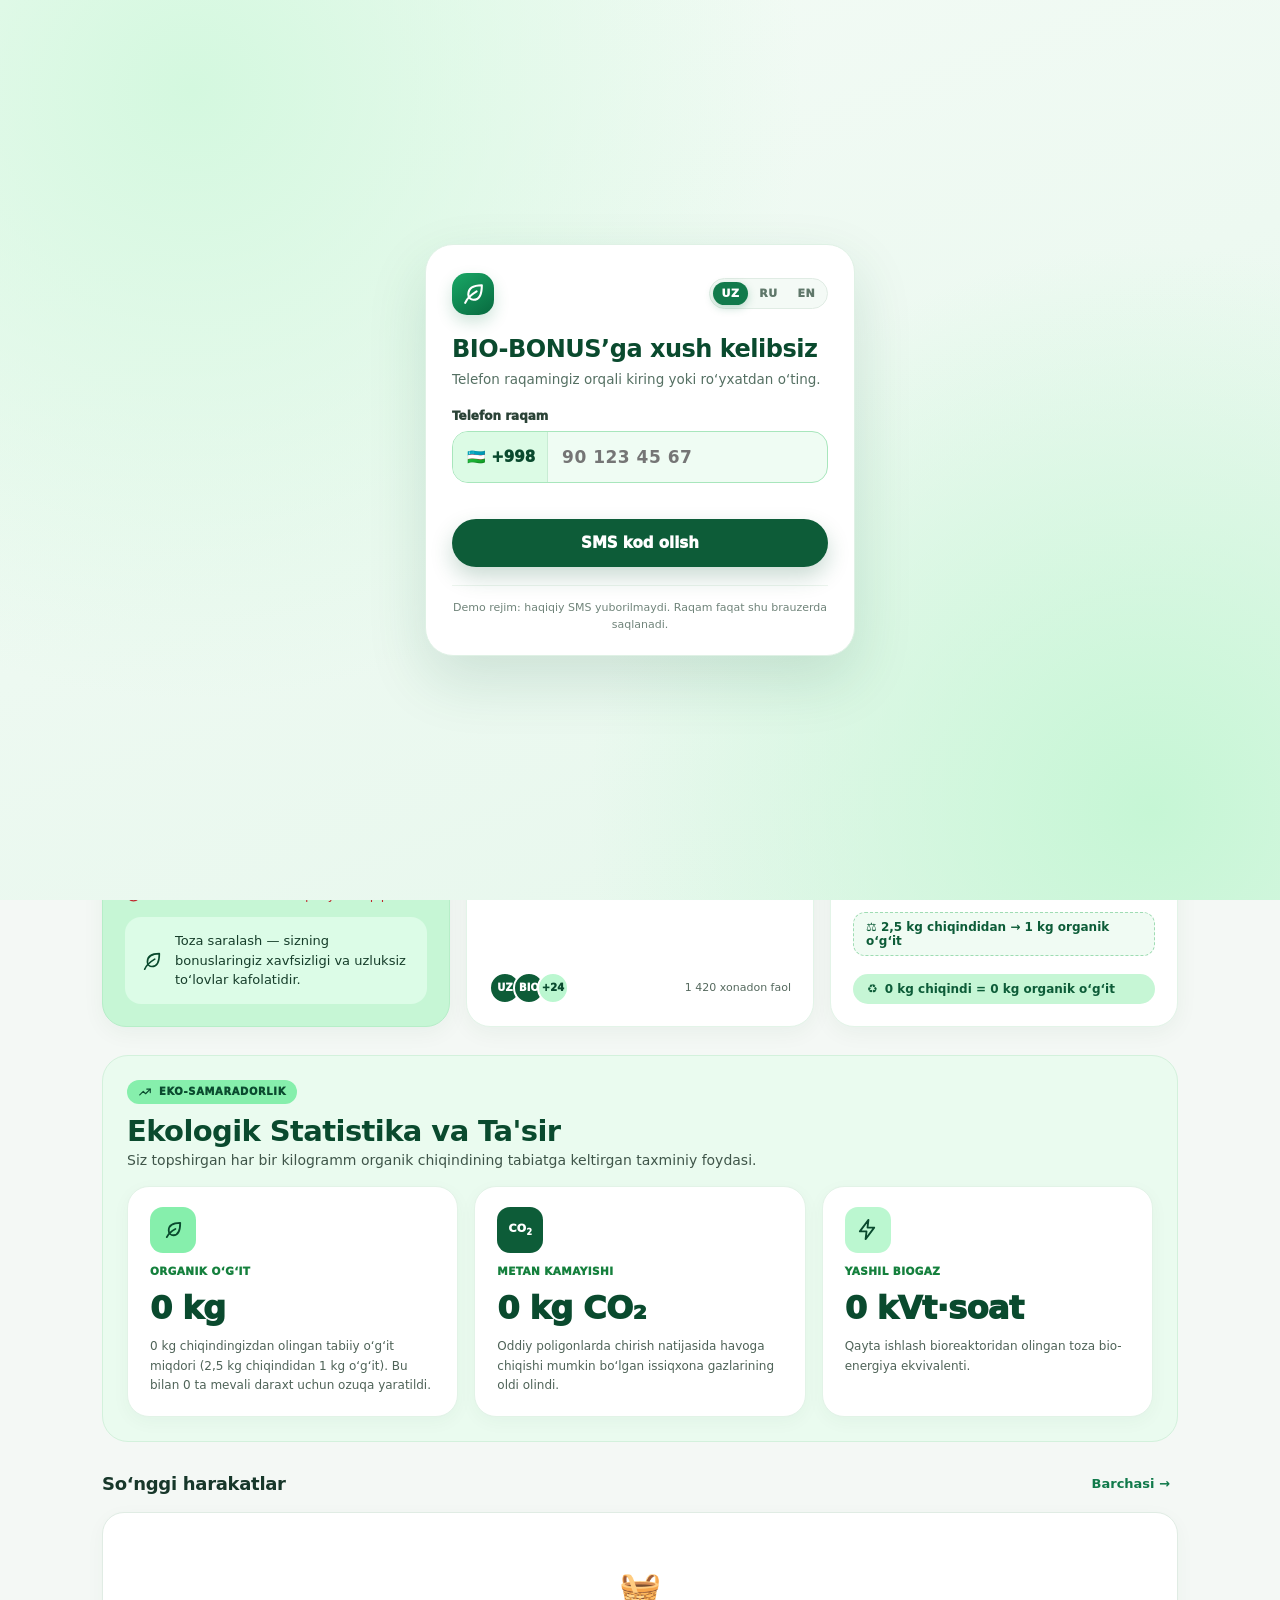
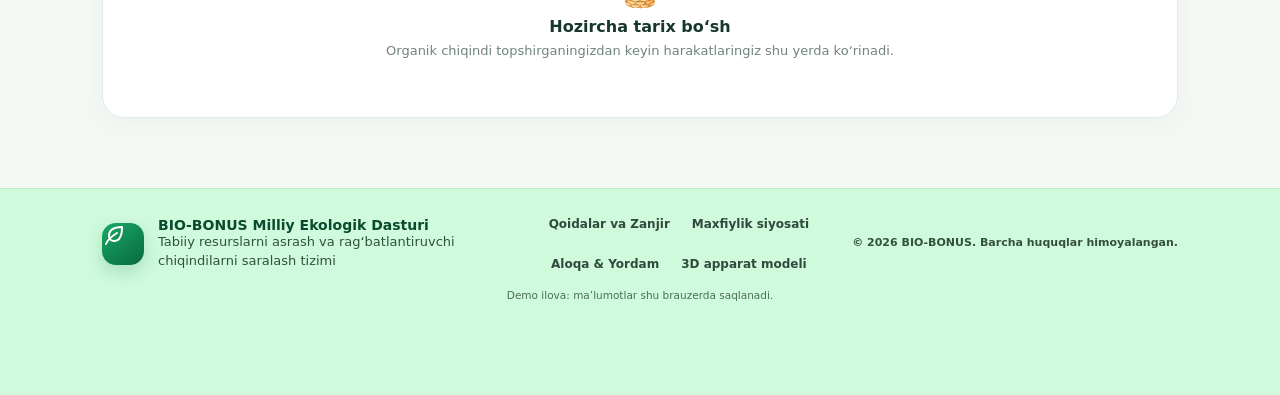
<file: BIO-BONUS-PWA/index.html>
<!doctype html>
<html lang="uz">
<head>
<meta charset="utf-8"/>
<meta content="width=device-width, initial-scale=1, viewport-fit=cover" name="viewport"/>
<meta content="#117a4b" name="theme-color"/>
<meta content="BIO-BONUS — chiqindini topshir, tabiatni asra, bonus ol." name="description"/>
<meta content="yes" name="apple-mobile-web-app-capable"/>
<meta content="default" name="apple-mobile-web-app-status-bar-style"/>
<meta content="BIO-BONUS" name="apple-mobile-web-app-title"/>
<link href="./manifest.webmanifest" rel="manifest"/>
<link href="./icons/icon.svg" rel="icon" type="image/svg+xml"/>
<link href="./icons/icon-192.png" rel="apple-touch-icon"/>
<title>BIO-BONUS — ekologik bonus ilovasi</title>
<link href="./styles.css" rel="stylesheet"/>
</head>
<body>
<div class="app">
<header class="topbar">
<div class="topbar-inner">
<button aria-label="Bosh sahifa" data-i18n-aria="nav.home.tip" class="brand" data-page="home" type="button">
<span class="brand-mark"><svg fill="none" stroke="currentColor" stroke-linecap="round" stroke-linejoin="round" stroke-width="2" viewBox="0 0 24 24"><path d="M20 4c-8 0-13 3-13 9a5 5 0 0 0 5 5c6 0 8-7 8-14Z"></path><path d="M4 21c2-5 6-8 11-11"></path></svg></span>
<span><span class="brand-name">BIO-BONUS</span><span class="brand-sub" data-i18n="brand.sub">Tabiatga foyda, sizga bonus</span></span>
</button>
<div class="top-actions">
<span class="pill" data-i18n="top.rate">♻️ 1 kg = 200 so‘m</span>
<div aria-label="Til / Язык / Language" class="lang-switch" role="group">
<button aria-pressed="true" class="lang-btn active" data-lang="uz" type="button">UZ</button>
<button aria-pressed="false" class="lang-btn" data-lang="ru" type="button">RU</button>
<button aria-pressed="false" class="lang-btn" data-lang="en" type="button">EN</button>
</div>
<button aria-label="BIO-BONUS ilovasini o‘rnatish" data-i18n-aria="top.installAria" class="install-button" id="installAppBtn" title="Ilovani qurilmaga o‘rnatish" data-i18n-title="top.installTitle" type="button" data-i18n="top.install">⬇️ Ilovani o‘rnatish</button>
<button aria-label="Profil" data-i18n-aria="top.profile" class="avatar" data-page="account" id="avatarBtn" type="button">D</button>
</div>
</div>
</header>

<main class="main">
<!-- ============ BOSH SAHIFA ============ -->
<section class="screen active" id="screen-home">
<div class="welcome"><div><div class="eyebrow" data-i18n="home.eyebrow">Yashil hayot shu yerdan boshlanadi</div><h1><span data-i18n="home.hello">Assalomu alaykum</span>, <span id="helloName">Do‘st</span>! 🌿</h1><p data-i18n="home.slogan">«Chiqindini topshir — tabiatni asra, bonusni ol!» 🌱</p></div><div class="date-chip" id="todayLabel"></div></div>
<div class="hero">
<div class="hero-content">
<div class="hero-label" data-i18n="home.balanceLabel">Mening bonus balansim</div>
<div class="balance"><span id="balanceValue">0</span> <small data-i18n="cur">so‘m</small></div>
<div class="hero-note" data-i18n="home.rateNote">Har 1 kg tasdiqlangan toza organik chiqindi uchun 200 so‘m</div>
<div class="hero-buttons"><button class="btn btn-primary" id="openKiosk" type="button" data-i18n="home.kioskBtn">♻️ Avtomat ID orqali bonus olish</button><button class="btn btn-light" data-page="shop" type="button" data-i18n="home.shopBtn">Bonus do‘koni ↗</button></div>
<div class="hero-buttons" style="margin-top:10px"><button class="btn btn-light" id="openWithdraw" type="button" data-i18n="home.withdrawBtn">💳 Kartaga chiqarish</button><span class="lock-inline-hint" id="withdrawLockHint" hidden data-i18n="home.withdrawLock">Blok muddati tugaguncha kartaga chiqarish yopiq.</span></div>
</div>
<div class="hero-side"><div class="leaf">🌱</div><strong data-i18n="home.sideTitle">Har bir kilogramm muhim!</strong><span data-i18n="home.sideText">Chiqindini saralang, shaxsiy 8 xonali ID orqali bonusingizni hisobingizga o‘tkazing.</span></div>
</div>
<div class="notice warning-status" id="accountRestrictionNotice" hidden></div>
<div class="stats">
<div class="stat-card"><div class="stat-icon">♻️</div><div><strong id="totalKg">0 kg</strong><span data-i18n="stat.kg">Topshirilgan chiqindi</span></div></div>
<div class="stat-card"><div class="stat-icon">🎁</div><div><strong id="earnedValue">0</strong><span data-i18n="stat.earned">Jami ishlangan so‘m</span></div></div>
<div class="stat-card"><div class="stat-icon">📦</div><div><strong id="depositCount">0</strong><span data-i18n="stat.count">Topshirishlar soni</span></div></div>
</div>

<div class="section-head"><h2 data-i18n="home.goalTitle">Ekologik maqsadimiz</h2><button class="text-btn" data-page="eco" type="button" data-i18n="home.more">Batafsil →</button></div>
<div class="goal-grid">
<article class="goal-card goal-tariff">
<span class="goal-badge" data-i18n="tariff.badge">RASMIY TARIF</span>
<h3 class="goal-rate" data-i18n="tariff.rate">1 kg = 200 so‘m</h3>
<p class="goal-lead" data-i18n="tariff.text">Faqatgina chiriydigan toza organik chiqindilar (oshxona meva-sabzavot qoldiqlari, ozuqa qoldiqlari) uchun to‘lanadi.</p>
<ul class="rule-list">
<li class="ok"><svg aria-hidden="true" viewBox="0 0 24 24"><circle cx="12" cy="12" r="9"></circle><path d="m8 12 3 3 5-6"></path></svg><span data-i18n="tariff.ok1">Meva va sabzavot po‘choqlari</span></li>
<li class="ok"><svg aria-hidden="true" viewBox="0 0 24 24"><circle cx="12" cy="12" r="9"></circle><path d="m8 12 3 3 5-6"></path></svg><span data-i18n="tariff.ok2">Non va o‘simlik asosli oziq-ovqat</span></li>
<li class="no"><svg aria-hidden="true" viewBox="0 0 24 24"><circle cx="12" cy="12" r="9"></circle><path d="m9 9 6 6M15 9l-6 6"></path></svg><span data-i18n="tariff.no">Polietilen, shisha, metall qat’iyan taqiqlanadi</span></li>
</ul>
<div class="goal-note"><svg aria-hidden="true" viewBox="0 0 24 24"><path d="M20 4c-8 0-13 3-13 9a5 5 0 0 0 5 5c6 0 8-7 8-14Z"></path><path d="M4 21c2-5 6-8 11-11"></path></svg><span data-i18n="tariff.note">Toza saralash — sizning bonuslaringiz xavfsizligi va uzluksiz to‘lovlar kafolatidir.</span></div>
</article>
<article class="goal-card">
<div class="goal-icon"><svg aria-hidden="true" viewBox="0 0 24 24"><path d="M3 21h18"></path><path d="M5 21V10l6-4v15"></path><path d="M11 21V4h8v17"></path><path d="M14 8h2M14 12h2M14 16h2M7.5 13h1M7.5 17h1"></path></svg></div>
<div class="goal-tag" data-i18n="goal1.tag">TABIIY MUHIT</div>
<h3 data-i18n="goal1.title">Toza mahalla dasturi</h3>
<p data-i18n="goal1.text">Chiqindilarni manbada saralash orqali mahallamizdagi noxush hidlar va noqonuniy chiqindixonalar paydo bo‘lishining oldi olinadi.</p>
<div class="goal-foot"><div class="avatar-stack"><span>UZ</span><span>BIO</span><span class="more">+24</span></div><small data-i18n="goal1.homes">1 420 xonadon faol</small></div>
</article>
<article class="goal-card">
<div class="goal-icon bright"><svg aria-hidden="true" viewBox="0 0 24 24"><path d="M19 5c-7 0-12 2.5-12 8a5 5 0 0 0 5 5c5.5 0 7-6 7-13Z"></path><path d="m13 9-2.5 3.5H14L11.5 16"></path></svg></div>
<div class="goal-tag" data-i18n="goal2.tag">AYLANMA IQTISODIYOT</div>
<h3 data-i18n="goal2.title">Kompost va Biogaz</h3>
<p data-i18n="goal2.text">Siz topshirgan organik moddalar maxsus bio-reaktorlarda qayta ishlanib, qishloq xo‘jaligi uchun kompost hamda toza energiya beradi.</p>
<div class="ratio-chip" data-i18n="goal2.ratio">⚖️ 2,5 kg chiqindidan → 1 kg organik o‘g‘it</div>
<div class="goal-foot"><span class="compost-pill">♻️ <span id="compostPill">0 kg chiqindi = 0 kg organik kompost</span></span></div>
</article>
</div>

<div class="eco-impact">
<span class="eco-pill"><svg aria-hidden="true" viewBox="0 0 24 24"><path d="m3 17 6-6 4 4 8-8"></path><path d="M15 7h6v6"></path></svg><span data-i18n="eco.pill">EKO-SAMARADORLIK</span></span>
<h2 data-i18n="eco.title">Ekologik Statistika va Ta'sir</h2>
<p class="eco-sub" data-i18n="eco.sub">Siz topshirgan har bir kilogramm organik chiqindining tabiatga keltirgan taxminiy foydasi.</p>
<div class="eco-impact-grid"></div>
</div>

<div class="section-head"><h2 data-i18n="home.recentTitle">So‘nggi harakatlar</h2><button class="text-btn" data-page="history" type="button" data-i18n="home.all">Barchasi →</button></div>
<div class="card" id="homeRecent"></div>
</section>

<!-- ============ TARIX ============ -->
<section class="screen" id="screen-history">
<div class="page-title"><div class="page-head-top"><button class="back-btn" data-back="" type="button" data-i18n="common.back">← Ortga qaytish</button></div><div class="eyebrow" data-i18n="history.eyebrow">Faolligingiz</div><h1 data-i18n="history.title">Chiqindi tarixi</h1><p data-i18n="history.sub">Topshirgan chiqindilaringiz, mukofotlar va kartaga chiqarish so‘rovlari.</p></div>
<div class="card"><div class="history-list" id="historyList"></div></div>
</section>

<!-- ============ OGOHLANTIRISHLAR ============ -->
<section class="screen" id="screen-warnings">
<div class="page-title"><div class="page-head-top"><button class="back-btn" data-back="" type="button" data-i18n="common.back">← Ortga qaytish</button></div><div class="eyebrow" data-i18n="warn.eyebrow">Akkauntingiz xavfsizligi</div><h1><span data-i18n="warn.h1">Ogohlantirishlarim</span> <span class="warning-title-count" id="warningTotalCount">0</span></h1><p data-i18n="warn.sub">Avtomat begona yoki chirib ketmaydigan materialni aniqlasa, ogohlantirish shu yerga yuboriladi.</p></div>
<div class="restriction-card" id="warningBlockStatus"></div>
<div class="card warning-card"><div class="section-head" style="margin:0 0 12px"><h2 data-i18n="warn.listTitle">Ogohlantirishlar tarixi</h2><button class="text-btn" id="markWarningsRead" type="button" data-i18n="warn.markRead">O‘qilgan deb belgilash</button></div><div class="warnings-list" id="warningsList"></div></div>
<div class="notice info"><strong data-i18n="warn.rulesTitle">Bloklash tartibi</strong><span data-i18n="warn.rulesText">1) Begona chiqindi birinchi marta aniqlansa — faqat ogohlantirish beriladi.<br/>2) Ogohlantirishdan keyingi topshirishda ham (oraliqda toza chiqindi topshirilmagan bo‘lsa) begona chiqindi aniqlansa — bonus olish bloklanadi: birinchi blok 3 kun, keyingi bloklar 7 kun.<br/>3) Ogohlantirishdan keyin toza organik chiqindi topshirsangiz, holat tiklanadi: keyinroq tasodifan begona narsa o‘tib ketsa, yana faqat ogohlantirish beriladi.<br/>4) Blok tugagach ham holat yangidan boshlanadi.<br/>Blok paytida balansingiz saqlanadi, lekin bonus do‘koni va kartaga chiqarish yopiq bo‘ladi. Toza chiqindi qabul qilinadi, ammo blok davrida yangi bonus qo‘shilmaydi.</span></div>
<div class="card demo-test-card"><details><summary data-i18n="demo.summary">Avtomat tekshiruvini sinash (faqat demo)</summary><p class="muted" data-i18n="demo.text">Bu boshqaruv faqat ilova ichidagi sinov uchun. Haqiqiy rentgen/AI kamera ulanmagan. Sinov natijasi tanlangach, foydalanuvchi ID sini kiritib, ogohlantirish oqimini tekshirishi mumkin.</p><div class="field"><label for="homeDemoScanType" data-i18n="demo.label">Sinov natijasi</label><select id="homeDemoScanType"><option value="organic" data-i18n="opt.organic">Toza organik chiqindi</option><option value="plastic" data-i18n="opt.plastic">Plastik</option><option value="metal" data-i18n="opt.metal">Metall / temir</option><option value="stone" data-i18n="opt.stone">Tosh</option><option value="bottle" data-i18n="opt.bottle">Bakalashka</option><option value="glass" data-i18n="opt.glass">Shisha</option></select></div><button class="btn btn-green" id="openKioskDemo" type="button" data-i18n="demo.open">Demo avtomatni ochish</button></details></div>
</section>

<!-- ============ BONUS DO‘KONI ============ -->
<section class="screen" id="screen-shop">
<div class="page-title"><div class="page-head-top"><button class="back-btn" data-back="" type="button" data-i18n="common.back">← Ortga qaytish</button></div><div class="eyebrow" data-i18n="shop.eyebrow">Yig‘ing va foydalaning</div><h1 data-i18n="shop.title">Bonus do‘koni 🎁</h1><p data-i18n="shop.sub">Jamg‘argan bonuslaringizni foydali mukofotlarga almashtiring.</p></div>
<div class="rate-card" style="margin-bottom:17px"><div><span data-i18n="shop.balance">Hozirgi balansingiz</span><br/><strong><span id="shopBalance">0</span> <span data-i18n="cur">so‘m</span></strong></div><div style="font-size:32px">💳</div></div>
<div class="notice warning-status" id="shopBlockNotice" hidden></div>
<div class="shop-grid" id="shopGrid"></div>
<div class="notice"><strong data-i18n="shop.noticeTitle">Diqqat!</strong><span data-i18n="shop.noticeText">Mukofotlar demo namuna. Haqiqiy kommunal chegirma yoki do‘kon kuponlari hamkor tashkilotlar bilan kelishuvdan keyin faollashtiriladi.</span></div>
</section>

<!-- ============ XARITA ============ -->
<section class="screen" id="screen-map">
<div class="page-title"><div class="page-head-top"><button class="back-btn" data-back="" type="button" data-i18n="common.back">← Ortga qaytish</button></div><div class="eyebrow" data-i18n="map.eyebrow">Topshirish nuqtalari</div><h1 data-i18n="map.title">Avtomatlar xaritasi 📍</h1><p data-i18n="map.sub">Eng yaqin BIO-BONUS qurilmasini toping.</p></div>
<div class="map-placeholder"><div class="map-inner"><div class="map-pin">📍</div><h3 data-i18n="map.h3">Avtomat manzillari kiritilmagan</h3><p data-i18n="map.p">Bu demo versiyada haqiqiy BIO-BONUS avtomatlari hali o‘rnatilmagan. Qurilmalar ishga tushirilganda tasdiqlangan manzillar shu yerda ko‘rinadi.</p></div></div>
<div class="notice"><strong data-i18n="map.nextTitle">Keyingi bosqich</strong><span data-i18n="map.nextText">Har bir avtomatga alohida kod va koordinata biriktiriladi. Shunda ilova xaritada yo‘l ko‘rsatishi mumkin.</span></div>
</section>

<!-- ============ REYTING ============ -->
<section class="screen" id="screen-rating">
<div class="page-title"><div class="page-head-top"><button class="back-btn" data-back="" type="button" data-i18n="common.back">← Ortga qaytish</button></div><div class="eyebrow" data-i18n="rating.eyebrow">Yashil musobaqa</div><h1 data-i18n="rating.title">Reyting 🏆</h1><p data-i18n="rating.sub">Eng ko‘p organik chiqindi topshirgan ishtirokchilar.</p></div>
<div class="card leader-card">
<div class="leader-head"><h2 data-i18n="rating.top">Yetakchilar (Top-10)</h2><span data-i18n="rating.byKg">Topshirilgan kg bo‘yicha</span></div>
<div class="leader-list" id="localRanking"></div>
</div>
<div class="notice info"><strong data-i18n="rating.noteTitle">Reyting haqida</strong><span data-i18n="rating.note">Ro‘yxatda shu qurilmadagi akkauntlar va namuna (demo) ishtirokchilar ko‘rsatilgan. Barcha mahallalar bo‘yicha umumiy reyting uchun markaziy server kerak.</span></div>
</section>

<!-- ============ EKOSTATISTIKA ============ -->
<section class="screen" id="screen-eco">
<div class="page-title"><div class="page-head-top"><button class="back-btn" data-back="" type="button" data-i18n="common.back">← Ortga qaytish</button></div><div class="eyebrow" data-i18n="ecoPage.eyebrow">Tabiatga qo‘shgan hissangiz</div><h1 data-i18n="ecoPage.title">Ekostatistika 🌎</h1><p data-i18n="ecoPage.sub">Ushbu brauzerda qayd etilgan ekologik natijalar.</p></div>
<div class="eco-impact eco-impact-page">
<span class="eco-pill"><svg aria-hidden="true" viewBox="0 0 24 24"><path d="m3 17 6-6 4 4 8-8"></path><path d="M15 7h6v6"></path></svg><span data-i18n="eco.pill">EKO-SAMARADORLIK</span></span>
<h2 data-i18n="eco.title">Ekologik Statistika va Ta'sir</h2>
<p class="eco-sub" data-i18n="eco.sub">Siz topshirgan har bir kilogramm organik chiqindining tabiatga keltirgan taxminiy foydasi.</p>
<div class="eco-impact-grid"></div>
</div>
<div class="card info-card" style="margin-top:16px"><div class="big-emoji">🌱</div><h3 data-i18n="ecoPage.whyTitle">Nega organik chiqindini ajratamiz?</h3><p data-i18n="ecoPage.whyText">To‘g‘ri saralangan organik chiqindi kompostlash yoki anaerob qayta ishlashga yuborilishi mumkin. Bu resurslardan qayta foydalanish va chiqindixonaga tushadigan chiqindini kamaytirishga yordam beradi.</p></div>
<div class="notice"><strong data-i18n="ecoPage.noteTitle">Hisob-kitob haqida</strong><span data-i18n="eco.note">Raqamlar taxminiy koeffitsiyentlar asosida hisoblanadi: 2,5 kg organik chiqindidan 1 kg o‘g‘it olinadi (1 kg ≈ 0,4 kg o‘g‘it), ≈ 0,8 kg CO₂ ekvivalenti, ≈ 0,225 kVt·soat biogaz energiyasi. Bu real o‘lchov natijasi emas.</span></div>
</section>

<!-- ============ PROFIL ============ -->
<section class="screen" id="screen-account">
<div class="page-title"><div class="page-head-top"><button class="back-btn" data-back="" type="button" data-i18n="common.back">← Ortga qaytish</button></div><div class="eyebrow" data-i18n="acc.eyebrow">Shaxsiy ma’lumotlar</div><h1 data-i18n="acc.title">Mening hisobim 👤</h1><p data-i18n="acc.sub">Shaxsiy ID, profilingiz va bonus hisobingizni boshqaring.</p></div>
<div class="card">
<div class="id-panel"><div><div class="id-label" data-i18n="acc.idLabel">SIZNING 8 XONALI AKKAUNT ID</div><div class="id-value" id="accountIdValue">00000000</div><div class="id-hint" data-i18n="acc.idHint">Avtomat ekraniga shu ID raqamini kiriting.</div><div class="id-phone" id="accountPhone"></div></div><div class="id-actions"><button class="mini-action" id="copyAccountId" type="button" data-i18n="acc.copy">ID nusxalash</button></div></div>
<div class="guarantee-panel">
<div class="guarantee-icon"><svg aria-hidden="true" viewBox="0 0 24 24"><path d="M12 3 5 6v5c0 4.5 3 8.3 7 10 4-1.7 7-5.5 7-10V6l-7-3Z"></path></svg></div>
<div class="guarantee-text"><strong data-i18n="guar.title">Balans kafolati va daxlsizligi:</strong><span id="guaranteeText"></span></div>
<button class="guarantee-btn" id="showCardStatus" type="button" data-i18n="guar.btn">Karta holatini ko‘rish</button>
</div>
<form class="profile-form" id="profileForm"><div class="field"><label for="profileName" data-i18n="acc.nameLabel">Ismingiz</label><input autocomplete="name" id="profileName" maxlength="35" placeholder="Ismingizni kiriting" data-i18n-ph="acc.namePh" required/></div><button class="btn btn-green" type="submit" data-i18n="acc.save">Profilni saqlash</button></form>
</div>
<div class="account-grid" style="margin-top:14px">
<div class="card account-card"><h3 data-i18n="acc.manageTitle">Demo akkauntlarni boshqarish</h3><p data-i18n="acc.manageText">Har bir foydalanuvchi uchun alohida 8 xonali ID yaratiladi. Sinov uchun shu qurilmada bir nechta akkaunt ochib ko‘rishingiz mumkin.</p><div class="field"><label for="accountSelect" data-i18n="acc.switch">Akkauntni almashtirish</label><select id="accountSelect"></select></div><div class="account-tools"><button class="btn btn-soft" id="newAccountBtn" type="button" data-i18n="acc.new">＋ Yangi akkaunt</button><button class="btn btn-danger" id="logoutBtn" type="button" data-i18n="acc.logout">⎋ Hisobdan chiqish</button></div></div>
<div class="card account-card" id="cardStatusCard"><h3 data-i18n="cardst.title">Karta holati</h3><p data-i18n="cardst.text">Mablag‘ faqat UZCARD va HUMO kartalariga chiqariladi (demo). Karta raqami to‘liq saqlanmaydi — faqat oxirgi 4 raqami.</p><div class="card-status-box" id="cardStatusBox"></div><button class="btn btn-green" id="cardStatusWithdraw" type="button" data-i18n="cardst.withdraw">💳 Mablag‘ni chiqarish</button></div>
</div>
<div class="card" style="margin-top:14px"><h3 style="margin:0 0 7px" data-i18n="data.title">Ma’lumotlar</h3><p class="muted" style="font-size:12px;line-height:1.5" data-i18n="data.text">Demo ma’lumotlar ushbu brauzer xotirasida saqlanadi. Boshqa telefon yoki kompyuterga avtomatik ko‘chmaydi.</p><div style="display:flex;gap:9px;flex-wrap:wrap;margin-top:14px"><button class="btn btn-soft" id="exportData" type="button" data-i18n="data.export">Ma’lumotni yuklab olish</button><button class="btn btn-danger" id="resetData" type="button" data-i18n="data.reset">Demo ma’lumotni tozalash</button></div></div>
<div class="notice info"><strong data-i18n="acc.realTitle">Haqiqiy tizim uchun</strong><span data-i18n="acc.realText">8 xonali ID serverda yagona qilib beriladi. Avtomat tarozisi, server, bank/to‘lov provayderi va karta xavfsizligi integratsiyasi kerak. Hozirgi kartaga chiqarish faqat demo so‘rovidir — haqiqiy pul o‘tkazilmaydi.</span></div>
</section>
</main>

<!-- ============ FOOTER ============ -->
<footer class="site-footer">
<div class="footer-inner">
<div class="footer-brand"><span class="brand-mark footer-logo"><svg fill="none" stroke="currentColor" stroke-linecap="round" stroke-linejoin="round" stroke-width="2" viewBox="0 0 24 24"><path d="M20 4c-8 0-13 3-13 9a5 5 0 0 0 5 5c6 0 8-7 8-14Z"></path><path d="M4 21c2-5 6-8 11-11"></path></svg></span><div><strong data-i18n="footer.title">BIO-BONUS Milliy Ekologik Dasturi</strong><span data-i18n="footer.sub">Tabiiy resurslarni asrash va rag‘batlantiruvchi chiqindilarni saralash tizimi</span></div></div>
<nav class="footer-links" aria-label="Footer"><button data-info="rules" type="button" data-i18n="footer.rules">Qoidalar va Zanjir</button><button data-info="privacy" type="button" data-i18n="footer.privacy">Maxfiylik siyosati</button><button data-info="help" type="button" data-i18n="footer.help">Aloqa &amp; Yordam</button><a class="footer-link" href="./apparat.html" data-i18n="footer.model">3D apparat modeli</a></nav>
<div class="footer-copy">© <span id="footerYear">2026</span> BIO-BONUS. <span data-i18n="footer.copy">Barcha huquqlar himoyalangan.</span></div>
</div>
<div class="footer-demo" data-i18n="footer.demo">Demo ilova: ma’lumotlar shu brauzerda saqlanadi.</div>
</footer>

<nav aria-label="Asosiy menyu" data-i18n-aria="nav.aria" class="bottom-nav"><div class="nav-inner">
<button class="nav-item active" data-page="home" data-tooltip="Bosh sahifa" data-i18n-tip="nav.home.tip" type="button"><span class="nav-icon">⌂</span><span data-i18n="nav.home">Bosh sahifa</span></button>
<button class="nav-item" data-page="warnings" data-tooltip="Ogohlantirishlarim" data-i18n-tip="nav.warn.tip" type="button"><span class="nav-icon">🔔</span><span data-i18n="nav.warn">Ogohlantirish</span><span class="nav-badge" hidden id="warningBadge">0</span></button>
<button class="nav-item" data-page="history" data-tooltip="Chiqindi tarixi" data-i18n-tip="nav.history.tip" type="button"><span class="nav-icon">↺</span><span data-i18n="nav.history">Tarix</span></button>
<button class="nav-item" data-page="shop" data-tooltip="Bonus do‘koni" data-i18n-tip="nav.shop.tip" type="button"><span class="nav-icon">🎁</span><span data-i18n="nav.shop">Bonuslar</span></button>
<button class="nav-item" data-page="map" data-tooltip="Avtomatlar xaritasi" data-i18n-tip="nav.map.tip" type="button"><span class="nav-icon">⌖</span><span data-i18n="nav.map">Xarita</span></button>
<button class="nav-item" data-page="rating" data-tooltip="Ekologik reyting" data-i18n-tip="nav.rating.tip" type="button"><span class="nav-icon">🏆</span><span data-i18n="nav.rating">Reyting</span></button>
</div></nav>
</div>

<!-- ============ ID / AVTOMAT OYNASI ============ -->
<div aria-labelledby="kioskTitle" aria-modal="true" class="modal-backdrop" id="kioskModal" role="dialog"><div class="modal kiosk-id-modal">
<div class="modal-head"><h2 id="kioskTitle" data-i18n="kiosk.title">♻️ BIO-BONUS ID raqamingiz</h2><button aria-label="Yopish" data-i18n-aria="common.close" class="close" data-close="kioskModal" type="button">×</button></div>
<section class="personal-id-panel" id="personalIdPanel">
<div class="personal-id-label" data-i18n="kiosk.label">SIZNING 8 XONALI ID RAQAMINGIZ</div>
<div class="personal-id-number" id="kioskPersonalId">00000000</div>
<p data-i18n="kiosk.text">Shu ID raqamingizni BIO-BONUS apparatiga kiriting. Tasdiqlangan organik chiqindi uchun bonusingiz aynan sizning akkauntingizga tushadi.</p>
<div class="modal-actions"><button class="btn btn-soft" id="copyKioskPersonalId" type="button" data-i18n="kiosk.copy">ID raqamni nusxalash</button><button class="btn btn-green" data-close="kioskModal" type="button" data-i18n="kiosk.ok">Tushunarli</button></div>
</section>
<section hidden id="demoKioskPanel">
<div class="notice info" style="margin-top:0"><strong data-i18n="kiosk.demoTitle">Demo avtomat tekshiruvi</strong><span data-i18n="kiosk.demoText">Bu faqat sinov: haqiqiy rentgen kamera yoki tarozi ulanmagan.</span></div>
<form id="kioskForm">
<div class="field account-id-entry"><label for="kioskAccountId" data-i18n="kiosk.idLabel">8 xonali ID raqamingizni kiriting</label><input autocomplete="off" disabled id="kioskAccountId" inputmode="numeric" maxlength="8" minlength="8" pattern="[0-9]{8}" placeholder="Masalan: 58211508" data-i18n-ph="kiosk.idPh" required type="text"/><div class="id-hint" id="idLookup"></div></div>
<div class="modal-actions"><button class="btn btn-soft" data-close="kioskModal" type="button" data-i18n="common.cancel">Bekor qilish</button><button class="btn btn-green" disabled id="creditBonusBtn" type="submit" data-i18n="kiosk.confirm">ID ni tasdiqlash</button></div>
</form>
</section>
</div></div>

<!-- ============ MABLAG‘NI CHIQARISH ============ -->
<div aria-labelledby="withdrawTitle" aria-modal="true" class="modal-backdrop" id="withdrawModal" role="dialog"><div class="modal wd-modal">
<div class="wd-head">
<span class="wd-head-icon"><svg aria-hidden="true" viewBox="0 0 24 24"><rect height="14" rx="3" width="18" x="3" y="5"></rect><path d="M21 10h-5a2 2 0 0 0 0 4h5"></path><circle cx="16.5" cy="12" r=".6"></circle></svg></span>
<div><h2 id="withdrawTitle" data-i18n="wd.title">Mablag‘ni chiqarish (Demo)</h2><p data-i18n="wd.sub">O‘zbekiston milliy to‘lov tizimlariga 0% komissiya bilan</p></div>
<button aria-label="Yopish" data-i18n-aria="common.close" class="close wd-close" data-close="withdrawModal" type="button">×</button>
</div>
<section id="withdrawFormPanel">
<div class="wd-info"><svg aria-hidden="true" viewBox="0 0 24 24"><path d="M12 3 5 6v5c0 4.5 3 8.3 7 10 4-1.7 7-5.5 7-10V6l-7-3Z"></path><path d="m9 12 2 2 4-4"></path></svg><div><strong data-i18n="wd.infoTitle">Interaktiv Demo Rejimi:</strong><span data-i18n="wd.infoText">Ushbu simulyator orqali to‘lov tizimini tanlash, kartani kiritish va kvitansiyani ko‘rish jarayonini bevosita sinab ko‘rishingiz mumkin. Haqiqiy pul o‘tkazilmaydi.</span></div></div>
<form id="withdrawForm" novalidate>
<div class="wd-label" data-i18n="wd.system">TO‘LOV TIZIMINI TANLANG:</div>
<div class="wd-systems" role="radiogroup" aria-labelledby="withdrawTitle">
<button aria-checked="true" class="wd-system active" data-system="uzcard" role="radio" type="button"><strong>UZCARD</strong><small>8600</small></button>
<button aria-checked="false" class="wd-system" data-system="humo" role="radio" type="button"><strong>HUMO</strong><small>9860</small></button>
</div>
<label class="wd-label" for="wdCardNumber" id="wdCardLabel" data-i18n="wd.card">KARTA RAQAMI:</label>
<div class="wd-input-wrap"><input autocomplete="off" id="wdCardNumber" inputmode="numeric" maxlength="19" placeholder="8600 0000 0000 0000" type="text"/><span class="wd-chip" id="wdCardChip">UZCARD</span></div>
<div class="wd-label-row"><label class="wd-label" for="wdAmount" data-i18n="wd.amount">CHIQARILADIGAN SUMMA:</label><button class="wd-all" id="wdAll" type="button"></button></div>
<div class="wd-input-wrap wd-amount-wrap"><input id="wdAmount" inputmode="numeric" placeholder="0" type="text"/><span class="wd-unit" data-i18n="cur">so‘m</span></div>
<div class="wd-fee"><span data-i18n="wd.fee">Komissiya (BIO-BONUS subsidiya):</span><strong data-i18n="wd.feeVal">0 so‘m (Bepul)</strong></div>
<div aria-live="polite" class="wd-error" id="wdError"></div>
<button class="wd-submit" disabled id="wdSubmit" type="submit"><svg aria-hidden="true" viewBox="0 0 24 24"><path d="M4 12 20 4l-4 16-4-7-8-1Z"></path><path d="m12 13 8-9"></path></svg><span data-i18n="wd.submit">Kartaga chiqarishni tasdiqlash</span></button>
</form>
</section>
<section hidden id="withdrawReceipt" class="wd-receipt">
<div class="receipt-ok">✓</div>
<h3 data-i18n="wd.receiptTitle">To‘lov kvitansiyasi (demo)</h3>
<dl id="receiptList"></dl>
<button class="wd-submit" data-close="withdrawModal" type="button"><span data-i18n="common.close">Yopish</span></button>
</section>
</div></div>

<!-- ============ YANGI AKKAUNT ============ -->
<div aria-labelledby="newAccountTitle" aria-modal="true" class="modal-backdrop" id="newAccountModal" role="dialog"><div class="modal">
<div class="modal-head"><h2 id="newAccountTitle" data-i18n="newacc.title">＋ Yangi demo akkaunt</h2><button aria-label="Yopish" data-i18n-aria="common.close" class="close" data-close="newAccountModal" type="button">×</button></div>
<form id="newAccountForm"><div class="field"><label for="newAccountName" data-i18n="newacc.label">Foydalanuvchi ismi</label><input id="newAccountName" maxlength="35" placeholder="Ismni kiriting" data-i18n-ph="newacc.ph" required/></div><div class="notice info" data-i18n="newacc.note">Yangi akkaunt uchun takrorlanmaydigan 8 xonali demo ID yaratiladi.</div><div class="modal-actions"><button class="btn btn-soft" data-close="newAccountModal" type="button" data-i18n="common.cancel">Bekor qilish</button><button class="btn btn-green" type="submit" data-i18n="newacc.create">Akkaunt yaratish</button></div></form>
</div></div>

<!-- ============ MUKOFOT ============ -->
<div aria-labelledby="redeemTitle" aria-modal="true" class="modal-backdrop" id="redeemModal" role="dialog"><div class="modal"><div class="modal-head"><h2 id="redeemTitle" data-i18n="redeem.title">Mukofotni olish</h2><button aria-label="Yopish" data-i18n-aria="common.close" class="close" data-close="redeemModal" type="button">×</button></div><p class="muted" id="redeemText" style="font-size:13px;line-height:1.5"></p><div class="calc-box"><span data-i18n="redeem.cost">Balansdan yechiladi</span><strong id="redeemCost">0 so‘m</strong></div><div class="modal-actions"><button class="btn btn-soft" data-close="redeemModal" type="button" data-i18n="common.back2">Ortga</button><button class="btn btn-green" id="confirmRedeem" type="button" data-i18n="redeem.confirm">Tasdiqlash</button></div></div></div>

<!-- ============ MA’LUMOT OYNASI (footer havolalari) ============ -->
<div aria-labelledby="infoTitle" aria-modal="true" class="modal-backdrop" id="infoModal" role="dialog"><div class="modal"><div class="modal-head"><h2 id="infoTitle"></h2><button aria-label="Yopish" data-i18n-aria="common.close" class="close" data-close="infoModal" type="button">×</button></div><div class="info-body" id="infoBody"></div><div class="modal-actions"><button class="btn btn-green" data-close="infoModal" type="button" data-i18n="kiosk.ok">Tushunarli</button></div></div></div>

<!-- ============ KIRISH / RO‘YXATDAN O‘TISH ============ -->
<div aria-labelledby="authTitle" aria-modal="true" class="auth-screen" hidden id="authScreen" role="dialog">
<div class="auth-card">
<div class="auth-top">
<span class="brand-mark"><svg fill="none" stroke="currentColor" stroke-linecap="round" stroke-linejoin="round" stroke-width="2" viewBox="0 0 24 24"><path d="M20 4c-8 0-13 3-13 9a5 5 0 0 0 5 5c6 0 8-7 8-14Z"></path><path d="M4 21c2-5 6-8 11-11"></path></svg></span>
<div class="lang-switch" role="group" aria-label="Til / Язык / Language"><button aria-pressed="true" class="lang-btn active" data-lang="uz" type="button">UZ</button><button aria-pressed="false" class="lang-btn" data-lang="ru" type="button">RU</button><button aria-pressed="false" class="lang-btn" data-lang="en" type="button">EN</button></div>
</div>
<h1 id="authTitle" data-i18n="auth.title">BIO-BONUS’ga xush kelibsiz</h1>
<p class="auth-sub" data-i18n="auth.sub">Telefon raqamingiz orqali kiring yoki ro‘yxatdan o‘ting.</p>
<form id="authPhoneForm" novalidate>
<label class="auth-label" for="authPhone" data-i18n="auth.phone">Telefon raqam</label>
<div class="phone-wrap"><span class="phone-prefix">🇺🇿 +998</span><input autocomplete="tel-national" id="authPhone" inputmode="numeric" maxlength="12" placeholder="90 123 45 67" type="tel"/></div>
<div class="auth-hint" id="authPhoneHint"></div>
<div class="auth-name" hidden id="authNameBox"><label class="auth-label" for="authName" data-i18n="auth.name">Ismingiz</label><input autocomplete="name" id="authName" maxlength="35" placeholder="Ismingizni kiriting" data-i18n-ph="auth.namePh" type="text"/></div>
<div aria-live="polite" class="auth-error" id="authPhoneError"></div>
<button class="auth-btn" type="submit" data-i18n="auth.send">SMS kod olish</button>
</form>
<form hidden id="authCodeForm" novalidate>
<div class="auth-sent" id="authSentText"></div>
<div class="demo-code" id="authDemoCode"></div>
<label class="auth-label" for="authCode" data-i18n="auth.codeLabel">SMS koddagi 4 ta raqam</label>
<input autocomplete="one-time-code" class="code-input" id="authCode" inputmode="numeric" maxlength="4" placeholder="• • • •" type="text"/>
<div aria-live="polite" class="auth-error" id="authCodeError"></div>
<button class="auth-btn" type="submit" data-i18n="auth.verify">Tasdiqlash va kirish</button>
<div class="auth-links"><button id="authChange" type="button" data-i18n="auth.change">← Raqamni o‘zgartirish</button><button id="authResend" type="button" data-i18n="auth.resend">Kodni qayta yuborish</button></div>
</form>
<div class="auth-demo" data-i18n="auth.demo">Demo rejim: haqiqiy SMS yuborilmaydi. Raqam faqat shu brauzerda saqlanadi.</div>
</div>
</div>

<div aria-live="polite" class="toast" id="toast" role="status"></div>

<script defer src="./i18n.js"></script>
<script defer src="./app.js"></script>
<script defer src="./pwa.js"></script>
</body>
</html>
</file>
<file: BIO-BONUS-PWA/styles.css>
/* BIO-BONUS warnings, scan flow and responsive notification badge */
.nav-inner{grid-template-columns:repeat(6,minmax(0,1fr));}
.nav-item{min-width:0;}
.nav-item .nav-badge{position:absolute;top:0;right:calc(50% - 25px);min-width:18px;height:18px;padding:0 5px;border-radius:999px;background:#df3c45;color:#fff;font-size:10px;font-weight:950;display:grid;place-items:center;border:2px solid #fff;line-height:1;}
.nav-item .nav-badge[hidden]{display:none;}
.warning-title-count{display:inline-grid;place-items:center;vertical-align:middle;min-width:27px;height:27px;padding:0 7px;border-radius:999px;background:#eaf0ed;color:var(--green);font-size:14px;}
.warning-status{background:#fff4ed;border-color:#f3d7c8;color:#99512e;}
.warning-status .inline-link{border:0;background:none;color:#0c8050;font-weight:900;text-decoration:underline;padding:0 0 0 4px;}
.kiosk-id-help{font-size:13px;padding:15px 16px;}
.kiosk-scan-status{display:flex;gap:10px;align-items:flex-start;padding:12px 14px;border:1px solid #dfeae3;border-radius:14px;background:#f8fbf9;color:#60736a;font-size:12px;line-height:1.5;margin:13px 0;}
.kiosk-scan-status.scan-success{background:#effaf3;border-color:#cdebd7;color:#176a43;}
.kiosk-scan-status.scan-danger{background:#fff3ef;border-color:#f3d3c9;color:#a34a35;}
.scan-status-dot{width:9px;height:9px;flex:none;border-radius:50%;background:#d6a13e;margin-top:4px;}
.scan-success .scan-status-dot{background:#1a9d5c;}.scan-danger .scan-status-dot{background:#d95040;}
.demo-test-tools{margin-top:13px;padding:12px 14px;border:1px dashed #cbded1;border-radius:14px;background:#fbfdfb;}
.demo-test-tools summary,.demo-test-card summary{cursor:pointer;color:var(--green);font-weight:900;font-size:12px;}
.demo-test-tools p,.demo-test-card p{font-size:11px;line-height:1.5;}
.demo-test-tools .field{margin:10px 0;}
.scan-countdown{margin-top:10px;padding:9px 11px;border-radius:10px;background:#fff8e8;color:#856124;font-size:11px;}
.warning-card{margin-bottom:14px;}
.warnings-list{display:grid;gap:11px;}
.warning-item{padding:15px;border:1px solid #f0dfc9;border-left:4px solid #e0a33c;border-radius:15px;background:#fffdf8;}
.warning-item.is-block{border-color:#f0d1d1;border-left-color:#d94b4b;background:#fffafa;}
.warning-item.is-read{opacity:.78;}
.warning-item-top{display:flex;justify-content:space-between;gap:10px;align-items:center;flex-wrap:wrap;}
.warning-type{font-size:11px;font-weight:950;color:#9b6a1d;}
.is-block .warning-type{color:#b33a3a;}
.warning-item time{font-size:10px;color:var(--muted);}
.warning-item h3{font-size:15px;margin:9px 0 5px;}
.warning-item p{font-size:12px;line-height:1.55;color:#5d7066;margin:0;}
.warning-detected,.warning-until{margin-top:9px;padding:8px 10px;border-radius:10px;background:#f4f8f5;color:#52675b;font-size:11px;}
.warning-read-state{margin-top:9px;font-size:10px;font-weight:900;color:var(--green);}
.restriction-active,.restriction-clear{padding:15px 16px;border:1px solid #f0cdcd;border-radius:16px;background:#fff5f5;color:#963d3d;margin-bottom:14px;display:grid;gap:5px;}
.restriction-active span,.restriction-active small,.restriction-clear span{font-size:12px;line-height:1.5;}
.restriction-clear{background:#effaf3;border-color:#cfead8;color:#176a43;}
.demo-test-card{margin-top:14px;}
.demo-test-card details[open] summary{margin-bottom:10px;}
.warning-amount{color:#b75a3e;}
@media(max-width:520px){
  .nav-inner{grid-template-columns:repeat(6,minmax(0,1fr));gap:1px;}
  .nav-item{padding:8px 1px 6px;font-size:8px;gap:3px;white-space:normal;line-height:1.1;}
  .nav-item .nav-icon{font-size:17px;}
  .nav-item .nav-badge{right:calc(50% - 18px);top:0;min-width:16px;height:16px;font-size:9px;}
  .modal{padding:18px;border-radius:20px;}
  .kiosk-id-help{font-size:12px;}
}

:root{--green:#117a4b;--green2:#20a66a;--green3:#0b6540;--mint:#e8f7ee;--mint2:#f4fbf6;--ink:#17372a;--muted:#70847a;--line:#e0ece4;--white:#fff;--gold:#e6a43a;--shadow:0 12px 34px rgba(18,92,57,.09);--radius:22px}
    *{box-sizing:border-box}html{scroll-behavior:smooth}body{margin:0;background:#f4f8f5;color:var(--ink);font-family:Inter,ui-sans-serif,system-ui,-apple-system,BlinkMacSystemFont,"Segoe UI",sans-serif}button,input,select{font:inherit}button{cursor:pointer}.app{min-height:100vh;padding-bottom:105px}
    .topbar{position:sticky;top:0;z-index:20;background:rgba(255,255,255,.94);backdrop-filter:blur(16px);border-bottom:1px solid var(--line)}.topbar-inner{max-width:1120px;margin:auto;padding:12px 22px;display:flex;align-items:center;justify-content:space-between;gap:14px}.brand{display:flex;align-items:center;gap:10px;border:0;background:none;padding:0;text-align:left;color:inherit}.brand-mark{width:42px;height:42px;border-radius:15px;background:linear-gradient(145deg,#19a866,#08693f);display:grid;place-items:center;color:#fff;box-shadow:0 7px 16px rgba(18,123,75,.2)}.brand-mark svg{width:25px;height:25px}.brand-name{font-weight:950;letter-spacing:.2px;font-size:19px}.brand-sub{display:block;color:var(--muted);font-size:11px;font-weight:650;margin-top:1px}.top-actions{display:flex;align-items:center;gap:10px}.pill{border:1px solid var(--line);background:#fff;border-radius:999px;padding:8px 12px;font-size:12px;color:var(--green);font-weight:900;white-space:nowrap}.avatar{border:0;width:40px;height:40px;border-radius:50%;background:#dff4e7;color:var(--green);font-weight:950;transition:.18s}.avatar:hover{transform:scale(1.06);box-shadow:0 5px 14px rgba(18,123,75,.14)}
    .main{max-width:1120px;margin:0 auto;padding:25px 22px 40px}.screen{display:none;animation:fade .2s ease}.screen.active{display:block}@keyframes fade{from{opacity:.4;transform:translateY(5px)}to{opacity:1;transform:none}}
    .welcome{display:flex;justify-content:space-between;align-items:end;gap:14px;margin:8px 0 22px}.eyebrow{color:var(--green);text-transform:uppercase;letter-spacing:1.45px;font-size:11px;font-weight:950}.welcome h1{font-size:clamp(25px,4vw,34px);margin:5px 0 5px;letter-spacing:-1px}.welcome p{margin:0;color:var(--muted);font-size:14px}.date-chip{white-space:nowrap;color:var(--muted);font-size:12px;background:#fff;border:1px solid var(--line);padding:9px 12px;border-radius:999px}
    .hero{background:linear-gradient(118deg,#0c7144,#15975a 57%,#28b978);border-radius:28px;padding:27px;color:#fff;display:grid;grid-template-columns:1.3fr .7fr;gap:20px;overflow:hidden;position:relative;box-shadow:0 16px 36px rgba(17,124,74,.19)}.hero:after{content:"";position:absolute;width:290px;height:290px;border:1px solid rgba(255,255,255,.13);border-radius:50%;right:-68px;top:-140px;box-shadow:0 0 0 28px rgba(255,255,255,.035),0 0 0 58px rgba(255,255,255,.025)}.hero-content,.hero-side{position:relative;z-index:1}.hero-label{font-size:13px;color:#d7f4e3;font-weight:750}.balance{font-size:clamp(36px,6vw,49px);font-weight:950;letter-spacing:-1.5px;margin:7px 0 2px}.balance small{font-size:17px;letter-spacing:0;font-weight:750}.hero-note{font-size:12px;color:#d7f4e3}.hero-buttons{display:flex;gap:10px;flex-wrap:wrap;margin-top:21px}.btn{border:0;border-radius:14px;padding:12px 17px;font-weight:900;display:inline-flex;align-items:center;justify-content:center;gap:8px;transition:transform .16s,filter .16s,box-shadow .16s}.btn:hover{filter:brightness(.98);transform:translateY(-2px)}.btn:active{transform:scale(.98)}.btn-primary{background:#fff;color:var(--green)}.btn-light{background:rgba(255,255,255,.14);border:1px solid rgba(255,255,255,.28);color:#fff}.btn-green{background:var(--green);color:#fff;box-shadow:0 8px 18px rgba(18,123,75,.17)}.btn-soft{background:var(--mint);color:var(--green)}.btn-danger{background:#fff0ec;color:#b84e38}.btn:disabled{opacity:.48;cursor:not-allowed;transform:none}.hero-side{align-self:center;justify-self:end;width:min(100%,225px);padding:18px;border-radius:22px;background:rgba(255,255,255,.13);border:1px solid rgba(255,255,255,.18)}.hero-side .leaf{font-size:35px}.hero-side strong{display:block;font-size:17px;margin:9px 0 4px}.hero-side span{font-size:12px;color:#d9f4e4;line-height:1.5}
    .stats{display:grid;grid-template-columns:repeat(3,1fr);gap:14px;margin:18px 0 26px}.stat-card,.card{background:#fff;border:1px solid var(--line);border-radius:var(--radius);box-shadow:0 5px 20px rgba(18,75,47,.035)}.stat-card{padding:17px;display:flex;align-items:center;gap:12px}.stat-icon{width:43px;height:43px;border-radius:14px;background:var(--mint);display:grid;place-items:center;font-size:20px;flex:none}.stat-card strong{font-size:21px;display:block}.stat-card span{font-size:12px;color:var(--muted)}.section-head{display:flex;align-items:center;justify-content:space-between;gap:12px;margin:26px 0 13px}.section-head h2{font-size:18px;margin:0;letter-spacing:-.3px}.text-btn{border:0;background:none;color:var(--green);font-weight:900;font-size:13px;padding:8px}.grid-two{display:grid;grid-template-columns:1fr 1fr;gap:14px}.info-card{padding:19px}.info-card h3{margin:8px 0 6px;font-size:15px}.info-card p{margin:0;color:var(--muted);font-size:12px;line-height:1.55}.big-emoji{font-size:25px}.rate-card{padding:17px 19px;display:flex;align-items:center;justify-content:space-between;gap:12px;background:#fff;border:1px solid var(--line);border-radius:18px}.rate-card strong{font-size:23px;color:var(--green)}.rate-card span{font-size:12px;color:var(--muted)}
    .page-title{margin:5px 0 20px}.page-head-top{display:flex;align-items:center;gap:11px;margin-bottom:13px}.back-btn{border:1px solid var(--line);background:#fff;color:var(--green);border-radius:999px;padding:9px 13px;font-size:12px;font-weight:900;display:inline-flex;align-items:center;gap:7px;box-shadow:0 3px 10px rgba(20,80,48,.035);transition:.16s}.back-btn:hover{background:var(--mint);transform:translateX(-3px)}.page-title h1{font-size:29px;margin:0 0 6px;letter-spacing:-.8px}.page-title p{margin:0;color:var(--muted);font-size:14px}
    .card{padding:20px}.history-list{display:grid;gap:10px}.history-row{display:flex;align-items:center;justify-content:space-between;gap:12px;padding:13px 0;border-bottom:1px solid var(--line)}.history-row:last-child{border:0;padding-bottom:0}.history-left{display:flex;align-items:center;gap:11px;min-width:0}.history-icon{width:40px;height:40px;border-radius:13px;background:var(--mint);display:grid;place-items:center;flex:none}.history-info{min-width:0}.history-info strong{display:block;font-size:13px}.history-info span{display:block;font-size:11px;color:var(--muted);margin-top:3px}.amount{font-size:14px;font-weight:950;white-space:nowrap}.positive{color:var(--green)}.negative{color:#d36b43}.empty{text-align:center;padding:36px 18px;color:var(--muted)}.empty .empty-icon{font-size:34px;margin-bottom:8px}.empty strong{display:block;color:var(--ink);margin-bottom:5px}.empty p{font-size:13px;margin:0;line-height:1.5}
    .shop-grid{display:grid;grid-template-columns:repeat(3,1fr);gap:14px}.product{padding:17px;display:flex;flex-direction:column;min-height:205px}.product-emoji{width:48px;height:48px;border-radius:16px;background:var(--mint);display:grid;place-items:center;font-size:25px}.product h3{font-size:15px;margin:13px 0 5px}.product p{font-size:12px;color:var(--muted);line-height:1.45;margin:0 0 14px;flex:1}.product-bottom{display:flex;align-items:center;justify-content:space-between;gap:8px}.cost{font-weight:950;color:var(--green);font-size:13px}.small-btn{border:0;border-radius:11px;padding:9px 11px;background:var(--mint);color:var(--green);font-weight:900;font-size:11px}.small-btn:disabled{opacity:.45;cursor:not-allowed}
    .notice{padding:14px 16px;background:#fff8e8;border:1px solid #f5e5bc;color:#80601f;border-radius:16px;font-size:12px;line-height:1.55;margin:14px 0}.notice strong{display:block;margin-bottom:3px}.notice.info{background:#edf7ff;border-color:#d5eaff;color:#365d7b}.notice.success{background:#edfaf1;border-color:#d4efdd;color:#286744}.map-placeholder{min-height:225px;border-radius:20px;background:linear-gradient(135deg,#e6f5e9,#dcefe5);border:1px solid #cce6d4;display:grid;place-items:center;text-align:center;padding:24px;position:relative;overflow:hidden}.map-placeholder:before,.map-placeholder:after{content:"";position:absolute;border:1px dashed rgba(18,123,75,.24);border-radius:50%;width:240px;height:240px}.map-placeholder:after{width:360px;height:360px}.map-inner{position:relative;z-index:1;max-width:370px}.map-pin{font-size:36px}.map-placeholder h3{margin:8px 0 5px}.map-placeholder p{margin:0;color:#5e7969;font-size:13px;line-height:1.5}.rank-table{width:100%;border-collapse:collapse}.rank-table th,.rank-table td{text-align:left;padding:13px 9px;border-bottom:1px solid var(--line);font-size:13px}.rank-table th{font-size:11px;color:var(--muted);font-weight:850}.rank-table td:last-child,.rank-table th:last-child{text-align:right}.rank-table tr:last-child td{border-bottom:0}
    .profile-form{display:grid;gap:13px;max-width:520px}.field{min-width:0}.field label{display:block;font-size:12px;font-weight:900;margin-bottom:7px}.field input,.field select{width:100%;border:1px solid #dce9e0;border-radius:13px;padding:13px 14px;background:#fbfdfb;color:var(--ink);outline:none}.field input:focus,.field select:focus{border-color:var(--green);box-shadow:0 0 0 3px rgba(18,123,75,.09)}.field input[readonly]{background:#f1f7f3;color:var(--muted)}.muted{color:var(--muted)}.id-panel{display:flex;align-items:center;justify-content:space-between;gap:14px;padding:17px 18px;background:linear-gradient(120deg,#eaf8ef,#f8fcf9);border:1px solid #d7eddf;border-radius:18px;margin:14px 0}.id-label{font-size:11px;color:var(--muted);font-weight:800}.id-value{font-size:26px;letter-spacing:2px;font-weight:950;color:var(--green);margin-top:3px;font-variant-numeric:tabular-nums}.id-hint{font-size:11px;color:var(--muted);margin-top:4px}.id-actions{display:flex;gap:8px;flex-wrap:wrap}.mini-action{border:0;background:#fff;color:var(--green);border:1px solid #d9ece0;border-radius:11px;padding:10px 12px;font-size:12px;font-weight:900}.mini-action:hover{background:var(--mint)}.account-tools{display:flex;gap:10px;flex-wrap:wrap;margin-top:15px}.account-grid{display:grid;grid-template-columns:1fr 1fr;gap:14px}.account-card h3{margin:0 0 7px;font-size:16px}.account-card p{font-size:12px;color:var(--muted);line-height:1.5;margin:0 0 14px}.form-row{display:grid;grid-template-columns:1fr auto;gap:9px;align-items:end}.chip-status{display:inline-flex;align-items:center;gap:6px;border-radius:999px;background:var(--mint);color:var(--green);padding:6px 10px;font-size:11px;font-weight:900}.footer-note{font-size:11px;color:var(--muted);text-align:center;margin:27px 0 5px;line-height:1.5}
    .bottom-nav{position:fixed;bottom:0;left:0;right:0;z-index:30;background:rgba(255,255,255,.97);backdrop-filter:blur(18px);border-top:1px solid var(--line);padding:10px max(12px,env(safe-area-inset-right)) calc(10px + env(safe-area-inset-bottom)) max(12px,env(safe-area-inset-left))}.nav-inner{max-width:760px;margin:auto;display:grid;grid-template-columns:repeat(5,1fr);gap:7px}.nav-item{position:relative;border:0;background:none;color:#82948a;border-radius:15px;padding:8px 4px 6px;display:flex;flex-direction:column;align-items:center;gap:4px;font-size:10px;font-weight:900;transition:transform .2s,background .2s,color .2s,box-shadow .2s}.nav-item .nav-icon{font-size:20px;line-height:1.2}.nav-item.active{color:var(--green);background:var(--mint)}.nav-item:focus-visible{outline:2px solid #43a879;outline-offset:2px}@media(hover:hover) and (pointer:fine){.nav-item:hover{transform:translateY(-8px) scale(1.035);color:var(--green);background:#e8f7ee;box-shadow:0 9px 20px rgba(20,110,67,.14)}.nav-item:hover:after,.nav-item:focus-visible:after{content:attr(data-tooltip);position:absolute;bottom:calc(100% + 8px);left:50%;transform:translateX(-50%);white-space:nowrap;background:#173c2b;color:white;border-radius:9px;padding:7px 10px;font-size:10px;font-weight:850;box-shadow:0 5px 15px rgba(0,0,0,.12);animation:tipIn .15s ease}@keyframes tipIn{from{opacity:0;transform:translate(-50%,4px)}to{opacity:1;transform:translate(-50%,0)}}}
    .device-panel{padding:16px;border:1px solid #d8eee0;border-radius:18px;background:linear-gradient(145deg,#f5fcf7,#eaf8ef);margin:10px 0 16px}.device-top{display:flex;align-items:center;justify-content:space-between;gap:10px;flex-wrap:wrap}.device-status{display:inline-flex;align-items:center;gap:7px;font-size:11px;font-weight:900;color:var(--green);background:#fff;border:1px solid #d8eee0;border-radius:999px;padding:7px 10px}.device-dot{width:8px;height:8px;border-radius:50%;background:#e2a43a;box-shadow:0 0 0 4px rgba(226,164,58,.12)}.device-dot.ready{background:#20a66a;box-shadow:0 0 0 4px rgba(32,166,106,.12)}.scale-result{display:grid;grid-template-columns:1fr 1fr;gap:10px;margin:14px 0}.scale-tile{background:#fff;border:1px solid #dceee2;border-radius:14px;padding:13px}.scale-tile span{display:block;font-size:11px;color:var(--muted);font-weight:800}.scale-tile strong{display:block;margin-top:5px;color:var(--green);font-size:24px;font-variant-numeric:tabular-nums}.scale-hint{color:var(--muted);font-size:11px;line-height:1.5;margin:10px 0 0}.card-owner{padding:12px 14px;border:1px solid #cfe9d8;background:#f0faf3;border-radius:13px;color:#216344;font-size:13px;font-weight:850;margin:10px 0}.card-owner small{display:block;font-size:11px;font-weight:600;color:#62806e;margin-top:3px}.withdraw-owner{font-size:11px;color:var(--muted);margin-top:5px}.modal-backdrop{display:none;position:fixed;inset:0;z-index:60;background:rgba(9,31,20,.5);padding:18px;align-items:center;justify-content:center}.modal-backdrop.show{display:flex}.modal{width:min(100%,460px);background:#fff;border-radius:24px;padding:23px;box-shadow:0 25px 70px rgba(0,0,0,.2);max-height:90vh;overflow:auto}.modal-head{display:flex;justify-content:space-between;align-items:center;gap:10px;margin-bottom:17px}.modal-head h2{font-size:20px;margin:0}.close{border:0;background:#f0f5f1;width:35px;height:35px;border-radius:50%;font-size:20px;color:var(--ink)}.modal .field{margin:13px 0}.calc-box{padding:13px 15px;background:var(--mint2);border:1px solid var(--line);border-radius:14px;display:flex;justify-content:space-between;align-items:center;margin:14px 0}.calc-box span{font-size:12px;color:var(--muted)}.calc-box strong{font-size:19px;color:var(--green)}.checkline{display:flex;align-items:flex-start;gap:9px;font-size:12px;line-height:1.45;color:var(--muted);margin:12px 0}.checkline input{margin-top:2px;accent-color:var(--green)}.modal-actions{display:flex;gap:9px;margin-top:18px}.modal-actions .btn{flex:1}.toast{position:fixed;left:50%;bottom:104px;transform:translate(-50%,15px);background:#173c2b;color:#fff;padding:12px 17px;border-radius:13px;font-size:13px;font-weight:800;box-shadow:var(--shadow);opacity:0;pointer-events:none;transition:.2s;z-index:90;text-align:center;width:max-content;max-width:calc(100% - 32px)}.toast.show{opacity:1;transform:translate(-50%,0)}
    @media(max-width:760px){.main{padding:20px 15px 30px}.topbar-inner{padding:10px 15px}.pill{display:none}.hero{grid-template-columns:1fr;padding:22px}.hero-side{display:none}.stats{gap:9px}.stat-card{padding:12px;gap:8px}.stat-icon{width:36px;height:36px;font-size:17px}.stat-card strong{font-size:18px}.stat-card span{font-size:10px}.shop-grid{grid-template-columns:repeat(2,1fr)}.welcome{align-items:start}.date-chip{display:none}.account-grid{grid-template-columns:1fr}}
    @media(max-width:430px){.brand-name{font-size:17px}.stats{grid-template-columns:1fr 1fr}.stat-card:last-child{grid-column:span 2}.grid-two{grid-template-columns:1fr}.shop-grid{grid-template-columns:1fr 1fr}.product{padding:14px}.product-bottom{align-items:flex-start;flex-direction:column}.small-btn{width:100%}.hero-buttons .btn{flex:1}.page-title h1{font-size:26px}.page-head-top{margin-bottom:10px}.id-panel{align-items:flex-start;flex-direction:column}.id-actions{width:100%}.id-actions button{flex:1}.form-row{grid-template-columns:1fr}.bottom-nav{padding-left:6px;padding-right:6px}.nav-inner{gap:3px}.nav-item{font-size:9px}.nav-item .nav-icon{font-size:18px}}
    @media(hover:hover) and (pointer:fine){.card,.stat-card,.rate-card,.btn,.small-btn,.mini-action,.back-btn,.pill,.avatar{transition:transform .2s ease,box-shadow .2s ease,border-color .2s ease}.card:hover,.stat-card:hover,.rate-card:hover{transform:translateY(-4px);box-shadow:0 14px 30px rgba(18,92,57,.11);border-color:#c5e4d0}.btn:hover:not(:disabled),.small-btn:hover:not(:disabled),.mini-action:hover,.back-btn:hover,.avatar:hover{transform:translateY(-3px) scale(1.025);box-shadow:0 10px 22px rgba(18,92,57,.15)}.field input:hover,.field select:hover{border-color:#a9d7b8}.pill:hover{transform:translateY(-2px);box-shadow:0 7px 18px rgba(18,92,57,.1)}}
    @media(prefers-reduced-motion:reduce){*,*:before,*:after{scroll-behavior:auto!important;animation-duration:.01ms!important;transition-duration:.01ms!important}}
  
/* PWA install control and accessibility refinements */
.install-button{display:none;border:1px solid #cfe8d8;background:#eaf8ef;color:#0b7546;border-radius:999px;padding:9px 12px;font-size:12px;font-weight:900;transition:transform .18s,box-shadow .18s,background .18s}
.install-button.visible{display:inline-flex;align-items:center;gap:7px}
.install-button:hover{transform:translateY(-3px);background:#dff4e7;box-shadow:0 9px 20px rgba(20,110,67,.15)}
button:focus-visible,a:focus-visible,input:focus-visible,select:focus-visible{outline:3px solid rgba(32,166,106,.42);outline-offset:2px}
.card,.stat-card,.info-card,.rate-card,.account-card,.reward-card,.map-card,.rank-card,.history-row{transition:transform .2s ease,box-shadow .2s ease}
@media (hover:hover) and (pointer:fine){.card:hover,.stat-card:hover,.info-card:hover,.rate-card:hover,.account-card:hover,.reward-card:hover,.map-card:hover,.rank-card:hover{transform:translateY(-4px);box-shadow:0 13px 28px rgba(18,92,57,.10)}}
@media (prefers-reduced-motion:reduce){*,*::before,*::after{scroll-behavior:auto!important;animation-duration:.01ms!important;animation-iteration-count:1!important;transition-duration:.01ms!important}}
@media(max-width:520px){.install-button{padding:8px 9px;font-size:11px}.top-actions{gap:6px}.pill{padding:7px 9px;font-size:10px}}

.kiosk-id-modal{width:min(100%,430px);}
.id-how-works{margin-top:12px;padding:12px 13px;border:1px solid #dcece2;border-radius:13px;background:#f8fcf9;}
.id-how-works summary{cursor:pointer;color:var(--green);font-size:12px;font-weight:950;}
.id-how-works p{font-size:12px;line-height:1.6;color:#62766b;margin:10px 0 0;}

/* Personal 8-digit ID card shown to the account owner */
.personal-id-panel{padding:12px 2px 2px;text-align:center}
.personal-id-label{font-size:11px;letter-spacing:.08em;font-weight:950;color:#6b8074}
.personal-id-number{margin:12px auto;padding:17px 12px;border:1px solid #cfe8d8;border-radius:16px;background:linear-gradient(135deg,#f2fbf5,#e7f6ec);color:var(--green);font-size:clamp(28px,8vw,38px);font-weight:1000;letter-spacing:.13em;font-variant-numeric:tabular-nums;box-shadow:inset 0 1px 0 #fff}
.personal-id-panel p{max-width:340px;margin:12px auto 3px;color:#52695d;font-size:13px;line-height:1.55}
.lock-inline-hint{display:block;flex-basis:100%;font-size:11px;color:#ffe6d7;font-weight:800;padding:0 4px}
.lock-inline-hint[hidden]{display:none}

/* =====================================================================
   v2: til tanlash, maqsad kartalari, eko-ta’sir, balans kafolati,
   UZCARD/HUMO chiqarish oynasi, Top-10 reyting va footer
   ===================================================================== */
:root{--deep:#0a4a2e;--deep2:#0d5c38;--mint-a:#dcfce7;--mint-b:#c6f6d5;--mint-c:#86efac;--mint-d:#bbf7d0;--leaf:#15803d}
.app{padding-bottom:0}
body{padding-bottom:calc(86px + env(safe-area-inset-bottom))}

/* Til tanlash */
.lang-switch{display:inline-flex;padding:3px;border:1px solid var(--line);border-radius:999px;background:#f4faf6;gap:2px}
.lang-btn{border:0;background:none;color:#5f776a;font-size:11px;font-weight:950;letter-spacing:.4px;padding:6px 9px;border-radius:999px;line-height:1;transition:background .18s,color .18s}
.lang-btn:hover{color:var(--green)}
.lang-btn.active{background:var(--green);color:#fff;box-shadow:0 3px 9px rgba(17,122,75,.25)}
@media(max-width:520px){.lang-btn{padding:6px 7px;font-size:10px}.brand-sub{display:none}}
@media(max-width:380px){.brand-name{font-size:15px}.brand-mark{width:36px;height:36px;border-radius:12px}.install-button.visible{display:none}}

/* Maqsad kartalari (Rasmiy tarif / Toza mahalla / Kompost) */
.goal-grid{display:grid;grid-template-columns:repeat(3,1fr);gap:16px}
.goal-card{background:#fff;border:1px solid #e3f4e8;border-radius:24px;padding:22px;display:flex;flex-direction:column;box-shadow:0 6px 22px rgba(18,75,47,.05);transition:transform .2s,box-shadow .2s}
.goal-card h3{font-size:19px;margin:6px 0 10px;color:var(--deep);letter-spacing:-.3px}
.goal-card p{margin:0;color:#4b5f55;font-size:14px;line-height:1.65;flex:1}
.goal-tariff{background:var(--mint-b);border-color:#b6eec8}
.goal-badge{align-self:flex-start;background:var(--deep2);color:#fff;font-size:10px;font-weight:950;letter-spacing:.6px;padding:5px 10px;border-radius:999px}
.goal-rate{font-size:23px!important;margin:12px 0 8px!important}
.goal-lead{flex:0!important;color:#3e5a4b!important}
.rule-list{list-style:none;padding:0;margin:14px 0;display:grid;gap:9px}
.rule-list li{display:flex;align-items:center;gap:9px;font-size:12px;color:var(--deep)}
.rule-list svg{width:17px;height:17px;flex:none;fill:none;stroke:currentColor;stroke-width:2;stroke-linecap:round;stroke-linejoin:round}
.rule-list li.ok svg{color:var(--leaf)}
.rule-list li.no{color:#c0262d}
.goal-note{margin-top:auto;display:flex;align-items:center;gap:12px;background:var(--mint-a);border-radius:16px;padding:14px 16px;font-size:13px;line-height:1.5;color:#163d2a}
.goal-note svg{width:22px;height:22px;flex:none;fill:none;stroke:var(--deep);stroke-width:1.8;stroke-linecap:round;stroke-linejoin:round}
.goal-icon{width:46px;height:46px;border-radius:14px;background:var(--mint-a);display:grid;place-items:center;color:var(--deep);margin-bottom:12px}
.goal-icon.bright{background:var(--mint-c)}
.goal-icon svg{width:24px;height:24px;fill:none;stroke:currentColor;stroke-width:1.8;stroke-linecap:round;stroke-linejoin:round}
.goal-tag{font-size:10px;font-weight:950;color:var(--leaf);letter-spacing:.5px}
.goal-foot{display:flex;align-items:center;justify-content:space-between;gap:10px;margin-top:18px;flex-wrap:wrap}
.goal-foot small{font-size:11px;color:#55695e}
.avatar-stack{display:flex}
.avatar-stack span{width:32px;height:32px;border-radius:50%;background:var(--deep2);color:#fff;font-size:10px;font-weight:950;display:grid;place-items:center;border:2px solid #fff;margin-left:-8px}
.avatar-stack span:first-child{margin-left:0}
.avatar-stack span.more{background:var(--mint-d);color:var(--deep)}
.compost-pill{display:inline-flex;align-items:center;gap:7px;background:var(--mint-b);color:var(--deep2);font-size:12px;font-weight:850;padding:8px 14px;border-radius:999px;width:100%}

/* Eko-ta’sir (Ekologik Statistika va Ta'sir) */
.eco-impact{margin:28px 0 6px;padding:24px;border-radius:26px;background:#eafbef;border:1px solid #d3f1dc}
.eco-impact-page{margin-top:0}
.eco-pill{display:inline-flex;align-items:center;gap:7px;background:var(--mint-c);color:var(--deep);font-size:10px;font-weight:950;letter-spacing:.6px;padding:5px 11px;border-radius:999px}
.eco-pill svg{width:14px;height:14px;fill:none;stroke:currentColor;stroke-width:2;stroke-linecap:round;stroke-linejoin:round}
.eco-impact h2{font-size:clamp(22px,3.4vw,29px);color:var(--deep);margin:10px 0 4px;letter-spacing:-.6px}
.eco-sub{margin:0 0 18px;color:#3f5549;font-size:14px}
.eco-impact-grid{display:grid;grid-template-columns:repeat(3,1fr);gap:16px}
.eco-card{background:#fff;border:1px solid #e2f3e7;border-radius:22px;padding:20px 22px;box-shadow:0 5px 18px rgba(18,75,47,.04);transition:transform .2s,box-shadow .2s}
.eco-icon{width:46px;height:46px;border-radius:13px;display:grid;place-items:center;margin-bottom:12px}
.eco-icon svg{width:23px;height:23px;fill:none;stroke:currentColor;stroke-width:1.9;stroke-linecap:round;stroke-linejoin:round}
.eco-icon.leaf{background:var(--mint-c);color:var(--deep)}
.eco-icon.co2{background:var(--deep2);color:#fff}
.eco-icon.bolt{background:var(--mint-d);color:var(--deep)}
.co2-mark{font-size:11px;font-weight:950;letter-spacing:.3px}
.co2-mark sub{font-size:8px}
.eco-tag{font-size:10.5px;font-weight:950;color:var(--leaf);letter-spacing:.4px}
.eco-value{font-size:clamp(26px,3.5vw,32px);font-weight:950;color:var(--deep);margin:12px 0 10px;letter-spacing:-.6px}
.eco-card p{margin:0;font-size:12px;line-height:1.65;color:#4f6358}

/* Balans kafolati paneli */
.guarantee-panel{display:flex;align-items:center;gap:16px;background:var(--mint-b);border:1px solid #b9edc9;border-radius:18px;padding:16px 18px;margin:0 0 16px}
.guarantee-icon{width:42px;height:42px;border-radius:50%;background:var(--deep2);display:grid;place-items:center;flex:none}
.guarantee-icon svg{width:21px;height:21px;fill:none;stroke:#fff;stroke-width:1.9;stroke-linejoin:round}
.guarantee-text{flex:1;min-width:0;font-size:13px;line-height:1.55;color:#24483a}
.guarantee-text strong{display:block;color:var(--deep);font-size:14px;margin-bottom:2px}
.guarantee-text span strong{display:inline;font-size:inherit;margin:0}
.guarantee-btn{flex:none;border:0;background:var(--deep);color:#fff;font-weight:900;font-size:12px;padding:11px 16px;border-radius:999px;transition:transform .18s,box-shadow .18s}
.guarantee-btn:hover{transform:translateY(-2px);box-shadow:0 8px 18px rgba(10,74,46,.25)}
@media(max-width:600px){.guarantee-panel{flex-wrap:wrap}.guarantee-btn{width:100%}}

/* Karta holati */
.card-status-box{display:grid;gap:9px;margin:0 0 14px}
.card-status-row{display:flex;align-items:center;justify-content:space-between;gap:10px;padding:12px 14px;border:1px solid #d8ede0;border-radius:13px;background:#f6fcf8;font-size:12px;color:var(--muted)}
.card-status-row strong{color:var(--deep);font-size:14px;letter-spacing:.5px;white-space:nowrap}
.sys-chip{display:inline-block;background:var(--mint-b);color:var(--deep2);font-size:10px;font-weight:950;padding:3px 8px;border-radius:999px;letter-spacing:.4px}
.card-status-state{padding:10px 13px;border-radius:12px;font-size:12px;font-weight:800;line-height:1.45}
.card-status-state.open{background:#effaf3;color:#176a43}
.card-status-state.locked{background:#fff3f0;color:#a2412f}
.account-card.flash{animation:flashCard 1.4s ease}
@keyframes flashCard{0%,100%{box-shadow:0 5px 20px rgba(18,75,47,.035)}30%{box-shadow:0 0 0 4px rgba(32,166,106,.35)}}

/* Ehtiyot holati (ogohlantirishdan keyin) */
.restriction-caution{padding:15px 16px;border:1px solid #f2dfb5;border-radius:16px;background:#fff9ea;color:#8a5f12;margin-bottom:14px;display:grid;gap:5px}
.restriction-caution span{font-size:12px;line-height:1.5}

/* Mablag‘ni chiqarish oynasi (UZCARD / HUMO) */
.wd-modal{width:min(100%,520px);border-radius:30px;padding:26px}
.wd-head{display:flex;align-items:flex-start;gap:14px;margin-bottom:18px}
.wd-head-icon{width:50px;height:50px;border-radius:15px;background:var(--deep2);display:grid;place-items:center;flex:none}
.wd-head-icon svg{width:26px;height:26px;fill:none;stroke:#fff;stroke-width:1.8;stroke-linecap:round;stroke-linejoin:round}
.wd-head h2{margin:2px 0 3px;font-size:21px;color:var(--deep);letter-spacing:-.3px}
.wd-head p{margin:0;font-size:12.5px;color:#4f6358}
.wd-close{margin-left:auto;flex:none;background:var(--mint-b)!important;color:var(--deep)!important}
.wd-info{display:flex;gap:11px;background:#e9fbef;border:1px solid #9fe3b5;border-radius:16px;padding:15px 16px;font-size:12.5px;line-height:1.6;color:#2c4d3c;margin-bottom:18px}
.wd-info svg{width:19px;height:19px;flex:none;margin-top:1px;fill:none;stroke:var(--deep2);stroke-width:1.9;stroke-linecap:round;stroke-linejoin:round}
.wd-info strong{display:block;color:var(--deep);font-size:12.5px}
.wd-label{display:block;font-size:11.5px;font-weight:950;color:#2b4337;letter-spacing:.3px;margin:16px 0 9px}
.wd-label-row{display:flex;align-items:center;justify-content:space-between;gap:10px;flex-wrap:wrap}
.wd-label-row .wd-label{margin-bottom:9px}
.wd-all{border:0;background:none;color:var(--leaf);font-size:12px;font-weight:900;padding:0;margin:16px 0 9px}
.wd-all:hover{text-decoration:underline}
.wd-systems{display:grid;grid-template-columns:1fr 1fr;gap:12px}
.wd-system{border:2px solid transparent;background:#e3f9e9;border-radius:999px;padding:11px 10px;display:flex;flex-direction:column;align-items:center;gap:2px;color:var(--deep);transition:background .18s,border-color .18s,transform .18s}
.wd-system strong{font-size:14px;letter-spacing:.3px}
.wd-system small{font-size:10px;color:#557063;font-family:ui-monospace,SFMono-Regular,Menlo,monospace}
.wd-system:hover{transform:translateY(-2px)}
.wd-system.active{background:var(--mint-b);border-color:var(--deep2);box-shadow:0 5px 14px rgba(13,92,56,.14)}
.wd-input-wrap{position:relative}
.wd-input-wrap input{width:100%;border:1px solid #a8e6bc;background:#dcfbe5;border-radius:16px;padding:16px 92px 16px 16px;font-size:16px;font-weight:800;color:var(--deep);outline:none;letter-spacing:.6px;font-variant-numeric:tabular-nums}
.wd-input-wrap input::placeholder{color:#7aa58b;font-weight:600}
.wd-input-wrap input:focus{border-color:var(--deep2);box-shadow:0 0 0 3px rgba(13,92,56,.12)}
.wd-chip{position:absolute;right:12px;top:50%;transform:translateY(-50%);background:var(--mint-b);color:var(--deep2);font-size:11px;font-weight:950;padding:5px 10px;border-radius:999px;letter-spacing:.3px;pointer-events:none}
.wd-amount-wrap input{font-size:21px;padding-top:18px;padding-bottom:18px}
.wd-unit{position:absolute;right:18px;top:50%;transform:translateY(-50%);font-size:13px;font-weight:900;color:var(--deep);pointer-events:none}
.wd-fee{display:flex;justify-content:space-between;align-items:center;gap:10px;background:var(--mint-b);border-radius:14px;padding:13px 16px;margin-top:16px;font-size:12.5px;color:#2e4b3c}
.wd-fee strong{color:var(--deep);font-size:12.5px;white-space:nowrap}
.wd-error{min-height:18px;margin:10px 2px 0;font-size:12px;font-weight:700;color:#b6402f}
.wd-submit{width:100%;margin-top:10px;border:0;border-radius:999px;padding:16px;background:var(--mint-c);color:var(--deep);font-size:15px;font-weight:950;display:flex;align-items:center;justify-content:center;gap:10px;box-shadow:0 10px 22px rgba(34,160,90,.22);transition:transform .18s,filter .18s,opacity .18s}
.wd-submit svg{width:18px;height:18px;fill:none;stroke:currentColor;stroke-width:2;stroke-linecap:round;stroke-linejoin:round}
.wd-submit:hover:not(:disabled){transform:translateY(-2px);filter:brightness(.97)}
.wd-submit:disabled{opacity:.55;cursor:not-allowed;box-shadow:none}
.wd-receipt{text-align:center}
.receipt-ok{width:58px;height:58px;border-radius:50%;background:var(--mint-c);color:var(--deep);font-size:28px;font-weight:950;display:grid;place-items:center;margin:4px auto 10px}
.wd-receipt h3{margin:0 0 14px;color:var(--deep)}
.wd-receipt dl{margin:0;border:1px dashed #9fd9b2;border-radius:16px;padding:6px 16px;background:#f6fdf8;text-align:left}
.wd-receipt dl div{display:flex;justify-content:space-between;gap:12px;padding:10px 0;border-bottom:1px dashed #cfe9d8;font-size:13px}
.wd-receipt dl div:last-child{border-bottom:0}
.wd-receipt dt{color:var(--muted)}
.wd-receipt dd{margin:0;font-weight:900;color:var(--deep);text-align:right;word-break:break-all}
@media(max-width:430px){.wd-modal{padding:20px}.wd-head h2{font-size:18px}.wd-amount-wrap input{font-size:19px}}

/* Top-10 reyting */
.leader-card{padding:24px}
.leader-head{display:flex;justify-content:space-between;align-items:center;gap:10px;padding-bottom:14px;margin-bottom:16px;border-bottom:1px solid #edf5ef;flex-wrap:wrap}
.leader-head h2{font-size:16px;margin:0;color:var(--deep)}
.leader-head span{font-size:11.5px;color:#5c6f65}
.leader-list{display:grid;gap:11px}
.leader-row{display:grid;grid-template-columns:52px 1fr auto;align-items:center;gap:12px;padding:15px 18px;border-radius:16px;border:1px solid #e3f2e8;background:#f3fcf6}
.leader-rank{position:relative;width:40px;height:40px;border-radius:50%;background:var(--mint-d);color:var(--deep);font-weight:950;font-size:15px;display:grid;place-items:center}
.leader-rank .medal{position:absolute;top:-10px;left:50%;transform:translateX(-50%);font-size:17px;line-height:1}
.leader-rank span:last-child{margin-top:6px}
.leader-rank:not(:has(.medal)) span:last-child{margin-top:0}
.leader-name{font-weight:900;color:var(--deep);font-size:15px;min-width:0;overflow-wrap:anywhere}
.leader-kg{font-weight:950;color:var(--leaf);font-size:17px;white-space:nowrap}
.leader-row.gold{background:#fff9e3;border-color:#f6e3a2}.leader-row.gold .leader-rank{background:#fcc419;color:#5c3d00}
.leader-row.silver{background:#f6f8fb;border-color:#dfe5ee}.leader-row.silver .leader-rank{background:#cfd8e3;color:#263443}
.leader-row.bronze{background:#fff4ea;border-color:#f5d9bf}.leader-row.bronze .leader-rank{background:#f1caa3;color:#6a3510}
.leader-row.me{background:var(--mint-b);border:2px solid var(--deep2)}
.leader-row.me .leader-rank{background:var(--deep2);color:#fff}
.you-badge{display:inline-block;vertical-align:middle;background:var(--deep2);color:#fff;font-size:10px;font-weight:950;padding:3px 9px;border-radius:999px;margin-left:6px}
.leader-gap{text-align:center;font-size:11px;font-weight:900;color:var(--muted);padding:4px 0;letter-spacing:.4px}
@media(max-width:430px){.leader-row{grid-template-columns:44px 1fr auto;padding:12px 13px;gap:9px}.leader-rank{width:36px;height:36px;font-size:13px}.leader-name{font-size:13px}.leader-kg{font-size:14px}.leader-card{padding:16px}}

/* Footer */
.site-footer{background:#cffadb;border-top:1px solid #b6efc7;margin-top:30px}
.footer-inner{max-width:1120px;margin:0 auto;padding:24px 22px 14px;display:grid;grid-template-columns:1.6fr 1.2fr auto;gap:22px;align-items:center}
.footer-brand{display:flex;align-items:center;gap:14px}
.footer-logo{width:34px;height:34px;border-radius:50%;background:var(--deep);display:grid;place-items:center;flex:none}
.footer-logo svg{width:17px;height:17px;fill:none;stroke:#cffadb;stroke-width:2;stroke-linecap:round;stroke-linejoin:round}
.footer-brand strong{display:block;color:var(--deep);font-size:14px}
.footer-brand span{display:block;color:#33503f;font-size:13px;line-height:1.45}
.footer-links{display:flex;gap:18px;flex-wrap:wrap;justify-content:center}
.footer-links button{border:0;background:none;padding:4px 2px;font-size:12px;font-weight:900;color:#2f4a3c}
.footer-links button:hover{color:var(--deep);text-decoration:underline}
.footer-copy{font-size:11px;font-weight:900;color:#35503f;text-align:right;line-height:1.7}
.footer-demo{text-align:center;font-size:10.5px;color:#4e6b5a;padding:0 16px 16px}
@media(max-width:860px){.footer-inner{grid-template-columns:1fr;text-align:center}.footer-brand{justify-content:center;text-align:left}.footer-copy{text-align:center}}

.info-body{font-size:13px;line-height:1.65;color:#3f5549}
.info-body p{margin:0 0 10px}

/* Moslashuv */
@media(hover:hover) and (pointer:fine){.goal-card:hover,.eco-card:hover{transform:translateY(-4px);box-shadow:0 14px 30px rgba(18,92,57,.10)}}
@media(max-width:900px){.goal-grid,.eco-impact-grid{grid-template-columns:1fr 1fr}.goal-tariff{grid-column:span 2}}
@media(max-width:600px){.goal-grid,.eco-impact-grid{grid-template-columns:1fr}.goal-tariff{grid-column:auto}.eco-impact{padding:18px}.goal-card{padding:18px}}

/* Pastki menyu: 6 ta bo‘lim bitta qatorda */
.nav-inner{grid-template-columns:repeat(6,minmax(0,1fr))}

/* =====================================================================
   v2.1: footer pastga yopishadi, footer logotipi, o‘g‘it nisbati, login
   ===================================================================== */
:root{--nav-h:calc(78px + env(safe-area-inset-bottom))}
body{padding-bottom:0}
.app{min-height:100vh;min-height:100dvh;display:flex;flex-direction:column}
.app>.main{flex:1 0 auto;width:100%}
.site-footer{flex-shrink:0;margin-top:30px;padding-bottom:var(--nav-h)}
.footer-logo{width:42px;height:42px;border-radius:14px;background:linear-gradient(145deg,#19a866,#08693f);color:#fff;box-shadow:0 7px 16px rgba(18,123,75,.2)}
.footer-logo svg{width:24px;height:24px;fill:none;stroke:#fff}

.ratio-chip{margin-top:14px;align-self:flex-start;background:#f0fbf3;border:1px dashed #9fdcb3;color:var(--deep2);font-size:12px;font-weight:900;padding:7px 12px;border-radius:12px}
.id-phone{font-size:12px;font-weight:800;color:var(--deep2);margin-top:6px}

/* Kirish oynasi */
.auth-screen{position:fixed;inset:0;z-index:100;display:flex;align-items:center;justify-content:center;padding:18px;overflow:auto;background:radial-gradient(circle at 15% 10%,#d4f8df 0,transparent 45%),radial-gradient(circle at 90% 90%,#c6f6d5 0,transparent 40%),linear-gradient(160deg,#f4fbf6,#e6f7ec)}
.auth-screen[hidden]{display:none}
body.auth-open{overflow:hidden}
body.auth-open .bottom-nav{display:none}
.auth-card{width:min(100%,430px);background:#fff;border:1px solid #dff1e5;border-radius:28px;padding:28px 26px 22px;box-shadow:0 24px 60px rgba(13,92,56,.14);margin:auto}
.auth-top{display:flex;align-items:center;justify-content:space-between;gap:10px;margin-bottom:20px}
.auth-card h1{font-size:24px;margin:0 0 6px;color:var(--deep);letter-spacing:-.5px}
.auth-sub{margin:0 0 20px;color:#557063;font-size:13.5px;line-height:1.5}
.auth-label{display:block;font-size:12px;font-weight:950;color:#2b4337;margin:14px 0 8px}
.phone-wrap{display:flex;align-items:stretch;border:1px solid #a8e6bc;background:#effcf3;border-radius:16px;overflow:hidden;transition:border-color .18s,box-shadow .18s}
.phone-wrap:focus-within{border-color:var(--deep2);box-shadow:0 0 0 3px rgba(13,92,56,.12)}
.phone-prefix{display:flex;align-items:center;padding:0 12px 0 14px;font-weight:950;color:var(--deep);font-size:15px;border-right:1px solid #c8ecd4;background:#dcfbe5;white-space:nowrap}
.phone-wrap input{flex:1;min-width:0;border:0;background:none;outline:none;padding:15px 14px;font-size:17px;font-weight:850;color:var(--deep);letter-spacing:.5px;font-variant-numeric:tabular-nums}
.auth-name input,.code-input{width:100%;border:1px solid #cfe8d8;border-radius:14px;padding:14px;font-size:15px;outline:none;background:#fbfdfb;color:var(--ink)}
.auth-name input:focus,.code-input:focus{border-color:var(--deep2);box-shadow:0 0 0 3px rgba(13,92,56,.12)}
.code-input{text-align:center;font-size:26px;font-weight:950;letter-spacing:12px;color:var(--deep)}
.auth-hint{font-size:12px;line-height:1.5;margin-top:8px;min-height:0}
.auth-hint.known{color:var(--deep2);font-weight:800}
.auth-hint.fresh{color:#8a5f12;font-weight:800}
.auth-error{min-height:18px;margin:10px 2px 0;font-size:12px;font-weight:800;color:#b6402f}
.auth-btn{width:100%;margin-top:8px;border:0;border-radius:999px;padding:15px;background:var(--deep2);color:#fff;font-size:15px;font-weight:950;box-shadow:0 10px 22px rgba(13,92,56,.22);transition:transform .18s,filter .18s}
.auth-btn:hover{transform:translateY(-2px);filter:brightness(1.05)}
.auth-sent{font-size:13px;color:#3f5549;line-height:1.5}
.demo-code{margin-top:12px;padding:12px 14px;border-radius:14px;background:#fff8e8;border:1px dashed #e7c77d;color:#80601f;font-size:13px;text-align:center}
.demo-code strong{font-size:18px;letter-spacing:4px;color:#5c4210}
.auth-links{display:flex;justify-content:space-between;gap:10px;margin-top:14px;flex-wrap:wrap}
.auth-links button{border:0;background:none;color:var(--leaf);font-size:12.5px;font-weight:900;padding:4px 0}
.auth-links button:hover{text-decoration:underline}
.auth-demo{margin-top:18px;padding-top:14px;border-top:1px solid #edf5ef;font-size:11px;color:var(--muted);text-align:center;line-height:1.5}
@media(max-width:430px){.auth-card{padding:22px 18px 18px;border-radius:24px}.auth-card h1{font-size:21px}}
.footer-link{padding:4px 2px;font-size:12px;font-weight:900;color:#2f4a3c;text-decoration:none}
.footer-link:hover{color:var(--deep);text-decoration:underline}
</file>
